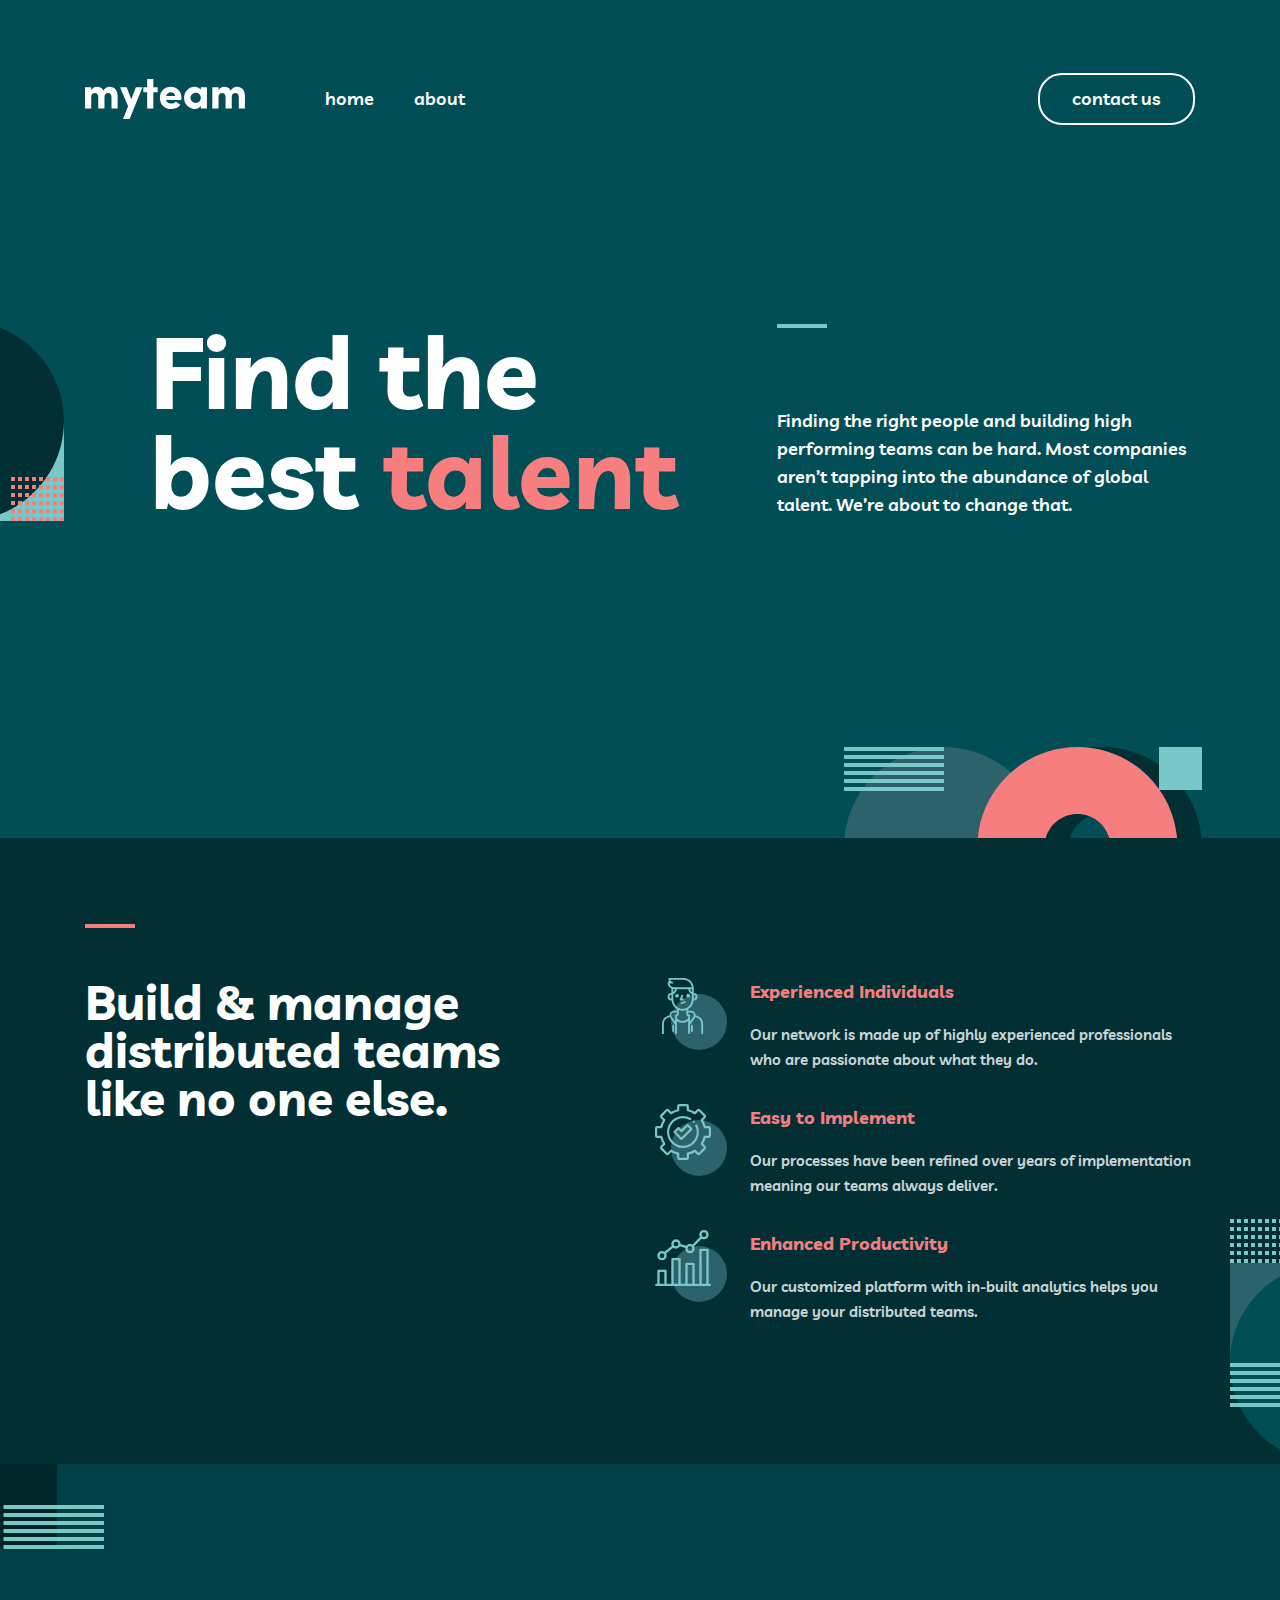
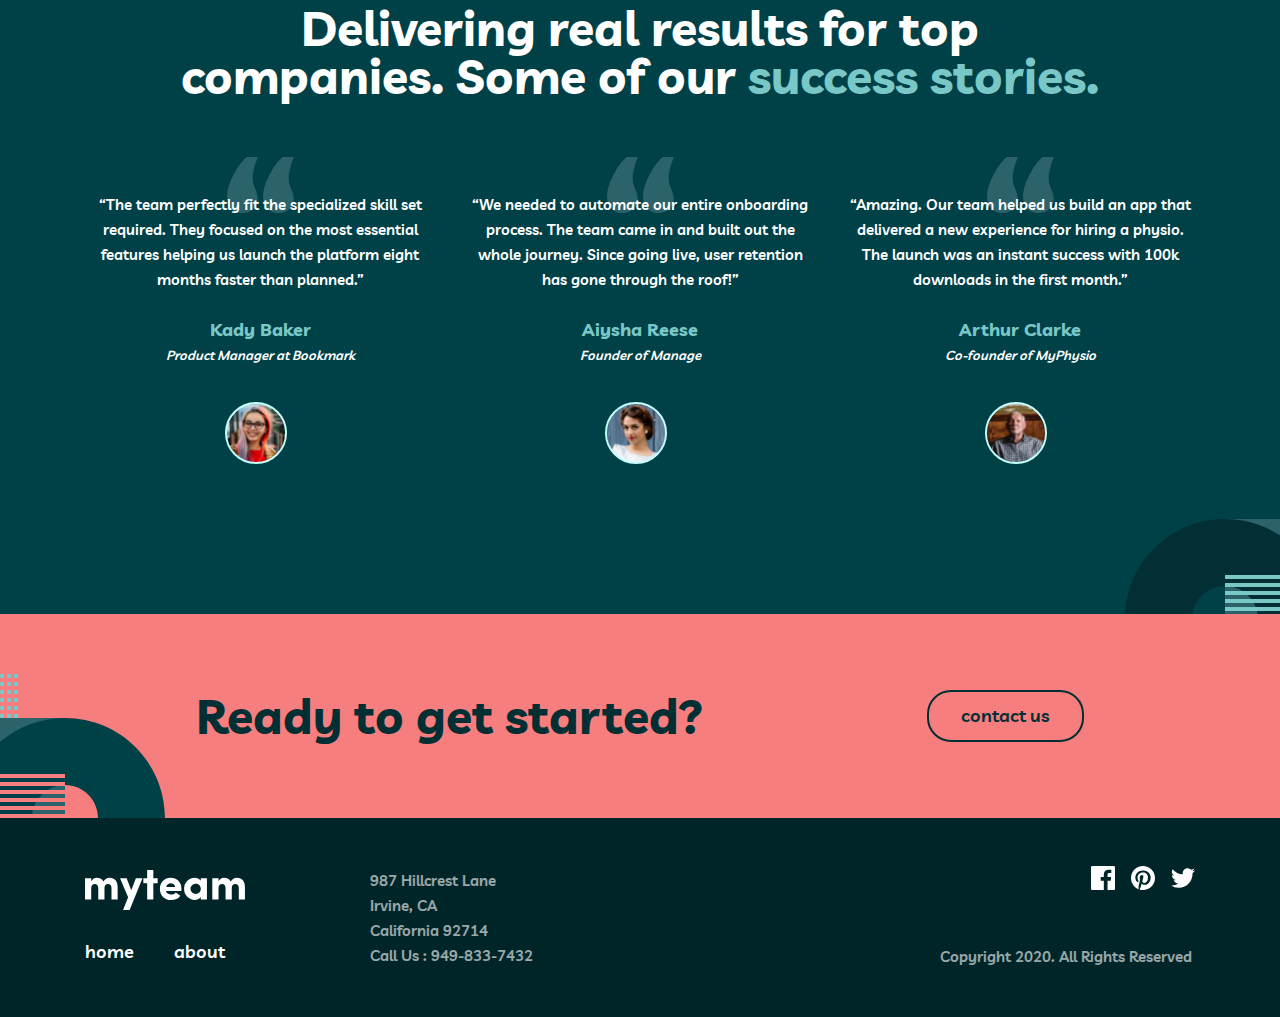
<file: index.html>
<!DOCTYPE html>
<html lang="en">
<head>
  <meta charset="UTF-8">
  <meta http-equiv="X-UA-Compatible" content="IE=edge">
  <title>Template Project</title>
  
  <!-- <link rel="stylesheet" href="./css/main.css"> -->
  <link rel="stylesheet" href="./css/main.min.css">
  <!-- <link rel="icon" href="./image/bk-icon.svg"> -->
</head>
<body>

  
  <main>
   

  <header class="site-header">
    <div class="container">
      <div class="site-header__inner">
        <a class="logo" href="./index.html">
          <img src="./images/myteam.svg" width="160" height="40" alt="Myteam's logo">
        </a>
        <nav class="site-header__nav">
          <ul class="site-header__list">
            <li class="site-header__item">
              <a class="site-header__link" href="./index.html">
                home
              </a>
            </li>
            <li class="site-header__item">
              <a class="site-header__link" href="./about.html">
                about
              </a>
            </li>
          </ul>
        </nav>
        <a class="site-header__btn" href="./contact.html">contact us</a>
      </div>
    </div>
  </header>
  <main>
    <section class="hero">
      <div class="container">
        <div class="hero-wrap">
          <div class="hero-wrap__txt">
            <h1 class="hero-wrap__title">
              Find the <br> best <span class="hero-wrap__span">talent</span>
            </h1>
            <p class="hero-wrap__desc">
              Finding the right people and building high performing teams can be hard. Most companies aren’t tapping into the abundance of global talent. We’re about to change that.
            </p>
          </div>
        </div>
      </div>
    </section>  
    
    <section class="build">
      <div class="container">
        <div class="build__box">
          <div class="build__themebox">
            <h2 class="build__theme">Build & manage distributed teams like no one else.</h2>
          </div>
          <ul class="build__list">
            <li class="build__item">
              <div class="build__itembox">
                <h3 class="build__minitheme">Experienced Individuals</h3>
              <p class="build__minitext">
                Our network is made up of highly experienced professionals who are passionate about what they do.
              </p>
              </div>
              
            </li>
            <li class="build__item">
              <div class="build__itembox">
                <h3 class="build__minitheme">Easy to Implement</h3>
              <p class="build__minitext">
                Our processes have been refined over years of implementation meaning our teams always deliver.
              </p>
              </div>
            </li>
            <li class="build__item">
              <div class="build__itembox">
                <h3 class="build__minitheme">Enhanced Productivity</h3>
              <p class="build__minitext">
                Our customized platform with in-built analytics helps you manage your distributed teams.
              </p>
              </div>
            </li>
          </ul>
        </div>
      </div>
    </section>
    
 <section class="delivering">
      <div class="container">
        <div class="delivering__box">
          <div class="delivering__themebox">
            <h2 class="delivering__theme">Delivering real results for top companies. Some of our <span class="delivering__span">success stories.</span></h2>
          </div>
          
          
          <ul class="delivering__list">
            <li class="delivering__item">
              <div class="delivering__minibox">
                <p class="delivering__text">
                  “The team perfectly fit the specialized skill set required. They focused on the most essential features helping us launch the platform eight months faster than planned.”
                </p>
                <h3 class="delivering__minitheme">Kady Baker</h3>
                <p class="delivering__job">Product Manager at Bookmark</p>
              </div>
            </li>
            <li class="delivering__item">
              <div class="delivering__minibox">
                <p class="delivering__text">
                  “We needed to automate our entire onboarding process. The team came in and built out the whole journey. Since going live, user retention has gone through the roof!”
                </p>
                <h3 class="delivering__minitheme">Aiysha Reese</h3>
                <p class="delivering__job">Founder of Manage</p>
              </div>
            </li>
            <li class="delivering__item">
              <div class="delivering__minibox">
                <p class="delivering__text">
                  “Amazing. Our team helped us build an app that delivered a new experience for hiring a physio. The launch was an instant success with 100k downloads in the first month.”
                </p>
                <h3 class="delivering__minitheme">Arthur Clarke</h3>
                <p class="delivering__job">Co-founder of MyPhysio</p>
              </div>
            </li>
          </ul>
        </div>
      </div>
</section>
    
    <article class="site-article">
      <div class="container">
        <div class="site-article__box">
          <h2 class="site-article__theme">Ready to get started?</h2>
          
          <a href="./contact.html" class="site-article__link">contact us</a>
        </div>
      </div>
    </article>
  </main>
  
  <footer class="site-footer">
    <div class="container">
      <div class="site-footer__box">
        <div class="site-footer__start">
          <a href=""><img class="site-footer__logo" src="./images/myteam.svg" width="160" height="40" alt="myteam logo"></a>
          
          <ul class="site-footer__headerlist">
            <li class="site-footer__headeritem">
              <a href="./index.html" class="site-footer__headeritemlink">home</a>
            </li>
            <li class="site-footer__headeritem">
              <a href="./about.html" class="site-footer__headeritemlink">about</a>
            </li>
          </ul>
        </div>
          <address class="site-footer__address">
            <p class="site-footer__addresstext">987  Hillcrest Lane</p>
            <p class="site-footer__addresstext">Irvine, CA</p>
            <p class="site-footer__addresstext">California 92714</p>
            <a class="site-footer__addresstext" href="tel:949-833-7432">Call Us : 949-833-7432</a>
          </address>
          
          <div class="site-footer__finish footer-socials">
            <ul class="footer-socials__list">
              <li class="footer-socials__item">
                <a href="#" class="footer-socials__link"><svg width="24" height="24" fill="CurrentColor" xmlns="http://www.w3.org/2000/svg"><path d="M22.675 0H1.325C.593 0 0 .593 0 1.325v21.351C0 23.407.593 24 1.325 24H12.82v-9.294H9.692v-3.622h3.128V8.413c0-3.1 1.893-4.788 4.659-4.788 1.325 0 2.463.099 2.795.143v3.24l-1.918.001c-1.504 0-1.795.715-1.795 1.763v2.313h3.587l-.467 3.622h-3.12V24h6.116c.73 0 1.323-.593 1.323-1.325V1.325C24 .593 23.407 0 22.675 0Z" fill="CurrentColor"/></svg></a>
              </li>
              <li class="footer-socials__item">
                <a href="#" class="footer-socials__link"><svg width="24" height="24" fill="CurrentColor" xmlns="http://www.w3.org/2000/svg"><path d="M12 0C5.373 0 0 5.372 0 12c0 5.084 3.163 9.426 7.627 11.174-.105-.949-.2-2.405.042-3.441.218-.937 1.407-5.965 1.407-5.965s-.359-.719-.359-1.782c0-1.668.967-2.914 2.171-2.914 1.023 0 1.518.769 1.518 1.69 0 1.029-.655 2.568-.994 3.995-.283 1.194.599 2.169 1.777 2.169 2.133 0 3.772-2.249 3.772-5.495 0-2.873-2.064-4.882-5.012-4.882-3.414 0-5.418 2.561-5.418 5.207 0 1.031.397 2.138.893 2.738a.36.36 0 0 1 .083.345l-.333 1.36c-.053.22-.174.267-.402.161-1.499-.698-2.436-2.889-2.436-4.649 0-3.785 2.75-7.262 7.929-7.262 4.163 0 7.398 2.967 7.398 6.931 0 4.136-2.607 7.464-6.227 7.464-1.216 0-2.359-.631-2.75-1.378l-.748 2.853c-.271 1.043-1.002 2.35-1.492 3.146C9.57 23.812 10.763 24 12 24c6.627 0 12-5.373 12-12 0-6.628-5.373-12-12-12Z" fill="CurrentColor"/></svg></a>
              </li>
              <li class="footer-socials__item">
                <a href="#" class="footer-socials__link"><svg width="24" height="20" fill="CurrentColor" xmlns="http://www.w3.org/2000/svg"><path d="M24 2.557a9.83 9.83 0 0 1-2.828.775A4.932 4.932 0 0 0 23.337.608a9.864 9.864 0 0 1-3.127 1.195A4.916 4.916 0 0 0 16.616.248c-3.179 0-5.515 2.966-4.797 6.045A13.978 13.978 0 0 1 1.671 1.149a4.93 4.93 0 0 0 1.523 6.574 4.903 4.903 0 0 1-2.229-.616c-.054 2.281 1.581 4.415 3.949 4.89a4.935 4.935 0 0 1-2.224.084 4.928 4.928 0 0 0 4.6 3.419A9.9 9.9 0 0 1 0 17.54a13.94 13.94 0 0 0 7.548 2.212c9.142 0 14.307-7.721 13.995-14.646A10.025 10.025 0 0 0 24 2.557Z" fill="CurrentColor"/></svg></a>
              </li>
            </ul>
            
            <p class="footer-socials__text">Copyright 2020. All Rights Reserved</p>
          </div>
        
      </div>
    </div>
  </footer>
  
</body>
</html>
</file>
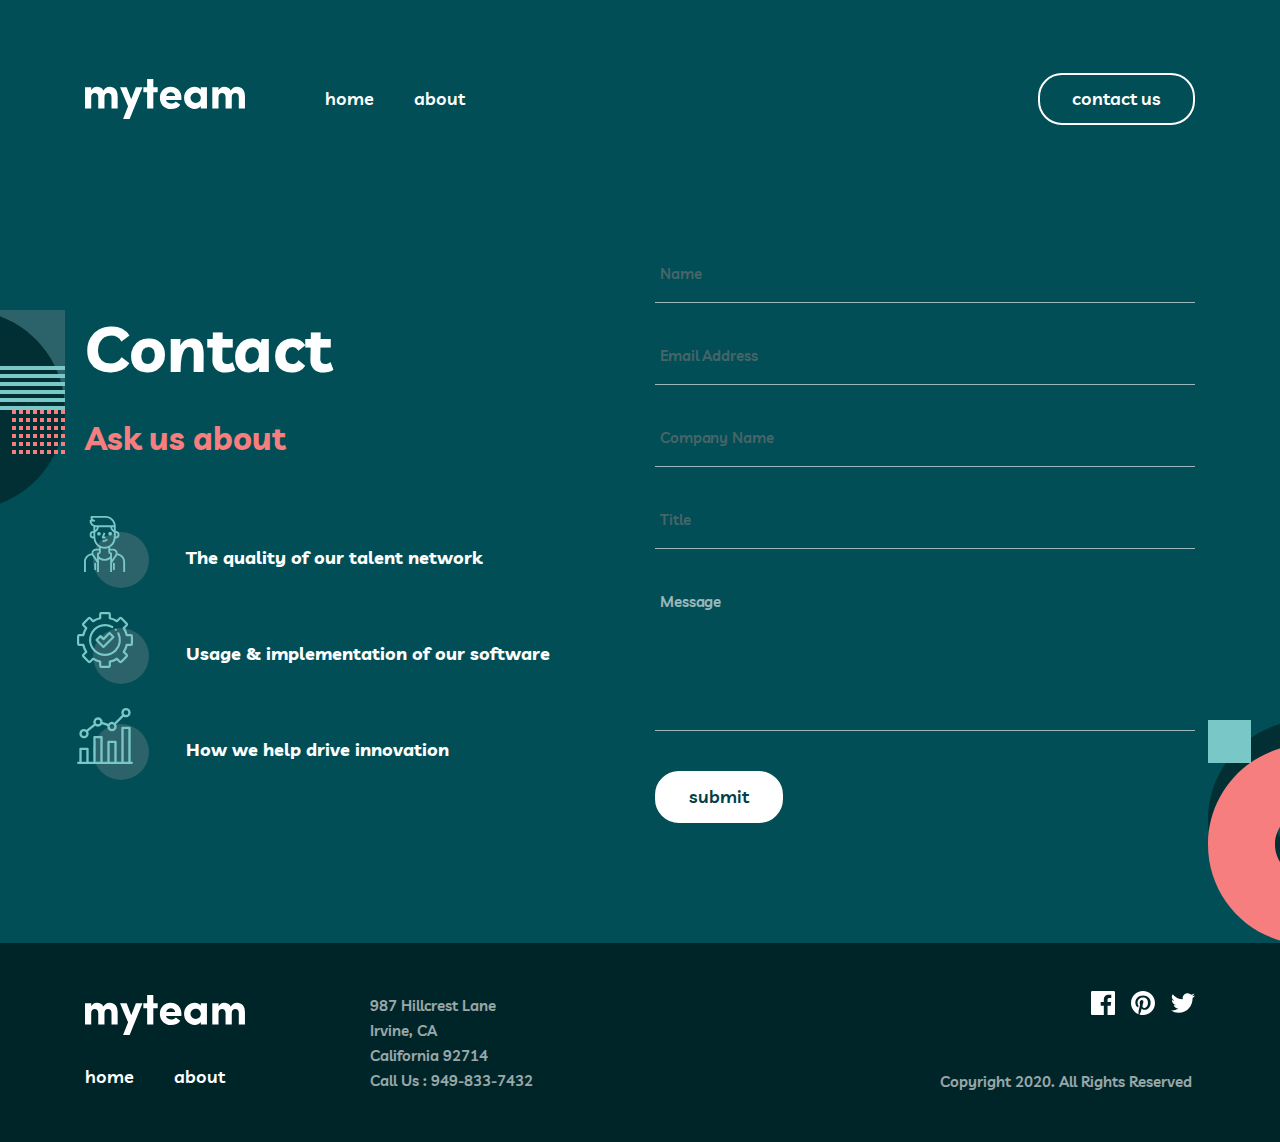
<file: contact.html>
<!DOCTYPE html>
<html lang="en">
<head>
  <meta charset="UTF-8">
  <meta http-equiv="X-UA-Compatible" content="IE=edge">
  <meta name="viewport" content="width=device-width, initial-scale=1.0">
  <title>Contact</title>
  
  <!-- <link rel="stylesheet" href="./css/main.css"> -->
  <link rel="stylesheet" href="./css/main.min.css">
</head>
<body>
  <header class="site-header">
    <div class="container">
      <div class="site-header__inner">
        <a class="logo" href="./index.html">
          <img src="./images/myteam.svg" width="160" height="40" alt="Myteam's logo">
        </a>
        <nav class="site-header__nav">
          <ul class="site-header__list">
            <li class="site-header__item">
              <a class="site-header__link" href="./index.html">
                home
              </a>
            </li>
            <li class="site-header__item">
              <a class="site-header__link" href="./about.html">
                about
              </a>
            </li>
          </ul>
        </nav>
        <a class="site-header__btn" href="./contact.html">contact us</a>
      </div>
    </div>
  </header>
  <main>
    <section class="intro">
      <div class="container">
        <div class="contact">
          <div class="contact__left">
            <h2 class="contact__title">Contact</h2>
            <p class="contact__desc">
              Ask us about
            </p>
            <ul class="contact__list">
              <li class="contact__item">
                <p class="contact__item-desc">
                  The quality of our talent network
                </p>
              </li>
              <li class="contact__item">
                <p class="contact__item-desc">
                  Usage & implementation of our software
                </p>
              </li>
              <li class="contact__item">
                <p class="contact__item-desc">
                  How we help drive innovation
                </p>
              </li>
            </ul>
          </div>
          <div class="contact__right">
            <form action="http://echo.htmlacademy.ru/courses" method="post" autocomplete="off">
              <input class="contact__input" type="text" name="user_name" aria-label="Enter your name" placeholder="Name" minlength="2" required>
              <span class="contact__invalid">This field is required</span>
              
              <input class="contact__input" type="text" name="user_email" aria-label="Enter your email" placeholder="Email Address" required>
              <span class="contact__invalid">This field is required</span>
              
              <input class="contact__input" type="text" name="user__company" aria-label="Enter your company" placeholder="Company Name" minlength="2" required>
              <span class="contact__invalid">This 
                field is required
              </span>
              
              <input class="contact__input" type="text" name="user_title" aria-label="Enter your title" placeholder="Title" minlength="2">
              <span class="contact__invalid">This 
                field is required
              </span>

              <textarea class="contact__input" name="user_text" aria-label="Enter your feedback" placeholder="Enter your feedback" cols="5" rows="5">Message</textarea>
              <button class="contact__submit" type="submit">submit</button>
            </form>
          </div>
        </div>
      </div>
    </section>
  </main>
  <footer class="site-footer">
    <div class="container">
      <div class="site-footer__box">
        <div class="site-footer__start">
          <a href=""><img class="site-footer__logo" src="./images/myteam.svg" width="160" height="40" alt="myteam logo"></a>
          
          <ul class="site-footer__headerlist">
            <li class="site-footer__headeritem">
              <a href="./index.html" class="site-footer__headeritemlink">home</a>
            </li>
            <li class="site-footer__headeritem">
              <a href="./about.html" class="site-footer__headeritemlink">about</a>
            </li>
          </ul>
        </div>
          <address class="site-footer__address">
            <p class="site-footer__addresstext">987  Hillcrest Lane</p>
            <p class="site-footer__addresstext">Irvine, CA</p>
            <p class="site-footer__addresstext">California 92714</p>
            <a class="site-footer__addresstext" href="tel:949-833-7432">Call Us : 949-833-7432</a>
          </address>
          
          <div class="site-footer__finish footer-socials">
            <ul class="footer-socials__list">
              <li class="footer-socials__item">
                <a href="#" class="footer-socials__link"><svg width="24" height="24" fill="CurrentColor" xmlns="http://www.w3.org/2000/svg"><path d="M22.675 0H1.325C.593 0 0 .593 0 1.325v21.351C0 23.407.593 24 1.325 24H12.82v-9.294H9.692v-3.622h3.128V8.413c0-3.1 1.893-4.788 4.659-4.788 1.325 0 2.463.099 2.795.143v3.24l-1.918.001c-1.504 0-1.795.715-1.795 1.763v2.313h3.587l-.467 3.622h-3.12V24h6.116c.73 0 1.323-.593 1.323-1.325V1.325C24 .593 23.407 0 22.675 0Z" fill="CurrentColor"/></svg></a>
              </li>
              <li class="footer-socials__item">
                <a href="#" class="footer-socials__link"><svg width="24" height="24" fill="CurrentColor" xmlns="http://www.w3.org/2000/svg"><path d="M12 0C5.373 0 0 5.372 0 12c0 5.084 3.163 9.426 7.627 11.174-.105-.949-.2-2.405.042-3.441.218-.937 1.407-5.965 1.407-5.965s-.359-.719-.359-1.782c0-1.668.967-2.914 2.171-2.914 1.023 0 1.518.769 1.518 1.69 0 1.029-.655 2.568-.994 3.995-.283 1.194.599 2.169 1.777 2.169 2.133 0 3.772-2.249 3.772-5.495 0-2.873-2.064-4.882-5.012-4.882-3.414 0-5.418 2.561-5.418 5.207 0 1.031.397 2.138.893 2.738a.36.36 0 0 1 .083.345l-.333 1.36c-.053.22-.174.267-.402.161-1.499-.698-2.436-2.889-2.436-4.649 0-3.785 2.75-7.262 7.929-7.262 4.163 0 7.398 2.967 7.398 6.931 0 4.136-2.607 7.464-6.227 7.464-1.216 0-2.359-.631-2.75-1.378l-.748 2.853c-.271 1.043-1.002 2.35-1.492 3.146C9.57 23.812 10.763 24 12 24c6.627 0 12-5.373 12-12 0-6.628-5.373-12-12-12Z" fill="CurrentColor"/></svg></a>
              </li>
              <li class="footer-socials__item">
                <a href="#" class="footer-socials__link"><svg width="24" height="20" fill="CurrentColor" xmlns="http://www.w3.org/2000/svg"><path d="M24 2.557a9.83 9.83 0 0 1-2.828.775A4.932 4.932 0 0 0 23.337.608a9.864 9.864 0 0 1-3.127 1.195A4.916 4.916 0 0 0 16.616.248c-3.179 0-5.515 2.966-4.797 6.045A13.978 13.978 0 0 1 1.671 1.149a4.93 4.93 0 0 0 1.523 6.574 4.903 4.903 0 0 1-2.229-.616c-.054 2.281 1.581 4.415 3.949 4.89a4.935 4.935 0 0 1-2.224.084 4.928 4.928 0 0 0 4.6 3.419A9.9 9.9 0 0 1 0 17.54a13.94 13.94 0 0 0 7.548 2.212c9.142 0 14.307-7.721 13.995-14.646A10.025 10.025 0 0 0 24 2.557Z" fill="CurrentColor"/></svg></a>
              </li>
            </ul>
            
            <p class="footer-socials__text">Copyright 2020. All Rights Reserved</p>
          </div>
        
      </div>
    </div>
  </footer>
</body>
</html>
</file>
<file: css/main.css>
/* VARIABLES */

:root{
  --color-midnight-green : #014e56;
  --text-color-white: #fff;
  --color-light-coral: #f67e7e;
  --color-rapture-blue: #79c8c7;
  --color-police-blue: #2c6269;
  --color-deep-jungle-green: #004047;
  --color-sacramento-state-green: #012f34;
  --color-dark-green: #002529;
  --main-font-weight-text : 600;
  --main-font-weight-bold : 700;
}

/* livvic-600 - latin */
@font-face {
  font-family: "Livvic";
  font-style: normal;
  font-weight: 600;
  src: url("../fonts/livvic-v13-latin-600.woff2") format("woff2"), /* Chrome 26+, Opera 23+, Firefox 39+ */
  url("../fonts/livvic-v13-latin-600.woff") format("woff"); /* Chrome 6+, Firefox 3.6+, IE 9+, Safari 5.1+ */
}
/* livvic-700 - latin */
@font-face {
  font-family: "Livvic";
  font-style: normal;
  font-weight: 700;
  src: url("../fonts/livvic-v13-latin-700.woff2") format("woff2"), /* Chrome 26+, Opera 23+, Firefox 39+ */
  url("../fonts/livvic-v13-latin-700.woff") format("woff"); /* Chrome 6+, Firefox 3.6+, IE 9+, Safari 5.1+ */
}

/* GENERAL */
*{
  box-sizing: border-box;
}
html{
  height: 100%;
}

img{
  display: block;
  height: auto;
}

body{
  display: flex;
  flex-direction: column; 
  height: 100%; 
  margin: 0;
  padding: 0;
  font-family: "Livvic", "Arial", sans-serif;
  overflow-x: hidden;
}


.visually-hidden {
  position: absolute;
  width: 1px;
  height: 1px;
  margin: -1px;
  padding: 0;
  border: 0;
  white-space: nowrap;
  clip-path: inset(100%);
  clip: rect(0 0 0 0);
  overflow: hidden;
}

/* CONTAINER */

.container{
  max-width: 1150px;
  margin-right: auto;
  margin-left: auto;
  padding-right: 20px;
  padding-left: 20px;
}
ul{
  margin: 0;
  padding: 0;
  list-style: none;
}
a{
  display: inline-block;
  text-decoration: none;
}
/* STICKY-FOOTER */
.site-main{
  flex-grow: 1;
}

.site-header{
  padding-top: 73px;
  background-color: var(--color-midnight-green); 
  
}

.site-header__inner{
  display: flex;
  align-items: center;
}

.site-header__list{
  display: flex;
  margin-left: 80px;
}

.site-header__item{
  margin-right: 40px;
}


.site-header__link{
  font-weight: 600;
  font-size: 18px;
  line-height: 28px;
  color: #FFFFFF;
  transition: all 0.4s ease;
  
}

.site-header__link:hover{
  color: var(--color-light-coral);
}

.site-header__btn{
  margin-left: auto;
  padding: 10px 32px;
  font-weight: 600;
  font-size: 18px;
  line-height: 28px;
  color: #fff;
  border: 2px solid #fff;
  border-radius: 24px;
  transition: all 0.4s ease;
}

.site-header__btn:hover{
  background-color: #fff;
  color:var(--color-dark-green)''
}  

.hero{
  padding-top: 129px;
  padding-bottom: 250px;
  background-color: var(--color-midnight-green);  
  overflow-y: hidden; 
}

.hero-wrap__txt{
  display: flex;
  align-items: center;
}

.hero-wrap__title{
  position: relative;
  width: 635px;
  margin-right: 30px;
  margin-left: 65px;   
  font-weight: 700;
  font-size: 100px;
  line-height: 100px;
  color: #fff;
}

.hero-wrap__title::before{
  position: absolute;
  left: -286px;
  display: inline-block;
  width: 200px;
  height: 200px;
  background-image: url("../images/hero-left.svg");
  content: " ";
}

.hero-wrap__span{
  color: var(--color-light-coral);
}

.hero-wrap__desc{
  position: relative;
  width: 445px;
  font-weight: 600;
  font-size: 18px;
  line-height: 28px;
  color: #fff;
  text-align: left;
}

.hero-wrap__desc::before{
  display: block;
  width: 50px;
  margin-bottom: 79px;
  border-top: 4px solid var(--color-rapture-blue);
  content: "";
}

.hero-wrap__desc::after{
  position: absolute;
  bottom: -428px;
  right: -7px;
  width: 358px;
  height: 200px;
  background-image: url("../images/hero-bottom.svg");
  content: "";
}

.about{
  padding-top: 129px;
  padding-bottom: 77px;
  background-color: var(--color-midnight-green);  
  /* overflow-y: hidden;  */
}

.about__wrap{
  display: flex;
  justify-content: space-between;
}

.about__txt{
  display: flex;
  align-items: center;
  width: 350px;
}

.about__title{
  position: relative;
  margin-right: 30px; 
  font-weight: 700;
  font-size: 100px;
  line-height: 100px;
  color: #fff;
}

.about__desc-box{
  width: 730px;
}

.about__desc{
  position: relative;
  font-weight: 600;
  font-size: 18px;
  line-height: 28px;
  color: #fff;
  text-align: left;
}

.about__desc::before{
  display: block;
  width: 50px;
  margin-bottom: 79px;
  border-top: 4px solid var(--color-rapture-blue);
  content: "";
}

.about__desc::after{
  position: absolute;
  bottom: -114px;
  right: -219px;
  width: 200px;
  height: 200px;
  background-image: url("../images/about-hero.svg");
  background-repeat: no-repeat;
  content: "";
}

.directors{
  padding: 140px 0;
  background-color: var(--color-deep-jungle-green);
  /* overflow-y: hidden; */
}

.directors__title{
  position: relative;
  margin-bottom: 64px;
  font-weight: 700;
  font-size: 48px;
  line-height: 48px;
  text-align: center;
  color: #fff;
}

.directors__title::before{
  position: absolute;
  top: -181px;
  left: -221px;
  width: 200px;
  height: 200px;
  background-image: url("../images/ready-to-start-bg-right.svg");
  background-repeat: no-repeat;
  content: "";
}

.directors__list{
  position: relative;
  display: flex;
  flex-wrap: wrap;
  width: 1110px;
}



.directors__list::after{
  position: absolute;
  right: -120px;
  bottom: -139px;
  width: 147px;
  height: 100px;
  background-image: url("../images/deliver-top-corner-img.svg");
  background-repeat: no-repeat;
  content: "";
  
}

.directors__item{
  position: relative;
  width: 350px;
  height: auto;
  margin-right: 30px;
  margin-bottom: 80px;
  padding: 32px 24px 56px;
  perspective: 1000px;
  background-color: var(--color-sacramento-state-green);
}


.directors__item:nth-child(3){
  margin-right: 0;
}

.directors__item:last-child{
  margin-right: 0;
}

.directors__span{
  position: absolute;
  bottom: -25px;
  left: 143px;
  width: 56px;
  height: 56px;
  border-radius:50%;
  background-color: var(--color-light-coral);
  transition: transform 0.8s;
}

.directors__shape{
  position: absolute;
  top: 35%;
  left: 36%;
  transition: transform 0.8s;
  
}

.directors__card {
  width: 300px;
  height: 200px;
  perspective: 1000px; 
  background-color: var(--color-sacramento-state-green);
  
}

.directors__inner {
  position: relative;
  width: 100%;
  height: 100%;
  text-align: center;
  transition: transform 0.8s;
  transform-style: preserve-3d;
  /* box-shadow: 0 4px 8px 0 #00000033; */
}

.directors__item:hover .directors__inner {
  transform: rotateY(180deg);
}

.directors__item:hover .directors__shape {
  transform: rotate(45deg);
  transition: transform 0.8s;
}

.directors__item:hover .directors__span {
  background-color: var(--color-rapture-blue);
  transition: transform 0.8s ease;
}



.directors__item:hover.directors__item::after{
  transform: rotate(45deg);
  transition: all 0.4s ease ;
}

.directors__front, .directors__back{
  position: absolute;
  width: 100%;
  height: 100%;
  backface-visibility: hidden;
  overflow-x: hidden;
  overflow-y: auto;
  /* border: 1px solid #fffafa; */
}

.directors__front::-webkit-scrollbar, .directors__back::-webkit-scrollbar{
  width: 5px;
  /* height: 5px; */
  background-color: var(--color-rapture-blue);
  border-radius: 5px;
  
}

.directors__back {
  transform: rotateY(180deg);
  
}

.directors__img{
  position: absolute;
  left: 36%;
}

.directors__name{
  margin-bottom: 0;
  padding-top: 89px;
  font-weight: 700;
  font-size: 18px;
  line-height: 28px;
  text-align: center;
  color: var(--color-rapture-blue);
  
}

.name{
  margin-top: 0;
  padding-top: 0;
}

.directors__small{
  display: block;
  font-size: 15px;
  line-height: 25px;
  text-align: center;
  color: #fff;
  
}

.directors__svg{
  margin-right: 16px;
  cursor: pointer;
}

.directors__icon:hover .directors__svg path{
  fill:
  var(--color-light-coral);
  transition: all 0.4s ease;
  cursor: pointer;
}
.our-clients{
  padding: 140px 0px;
  background-color: var(--color-sacramento-state-green);
  background-image: url(../images/clients-bg.svg);
  background-repeat: no-repeat;
  background-position: calc(50% - 580px) calc(50% - 120px);
}
.our-clients__theme{
  margin: 0;
  margin-bottom: 64px;
  font-weight: 700;
  font-size: 48px;
  line-height: 48px;
  text-align: center;
  color: var(--text-color-white);
}

.our-clients__list{
  display: flex;
  justify-content: space-between;
  align-items: center;
}
.build{
  padding-top: 140px;
  padding-bottom: 140px;
  background-color: var(--color-sacramento-state-green);
  background-image: url(../images/build.svg);
  background-position: calc(50% + 690px) calc(50% + 190px);
  background-repeat: no-repeat;
  
}
.build__box{
  display: flex;
  justify-content: space-between;
}
.build__themebox{
  position: relative;
  width: 445px;
}
.build__themebox::before{
  position: absolute;
  top: -54px;
  content: "";
  display: block;
  width: 50px;
  height: 4px;
  background-color: var(--color-light-coral);
}
.build__theme{
  margin: 0;
  font-weight: 700;
  font-size: 48px;
  line-height: 48px;
  color: var(--text-color-white);
}
.build__item{
  display: flex;
  margin-bottom: 32px;
  /* align-items: center; */
  /* width: 445px; */
}
.build__item:last-child{
  margin-bottom: 0;
}
.build__itembox{
  width: 445px;
}
.build__item::before{
  content: "";
  display: block;
  margin-right: 23px;
  background-image: url(../images/experiences-img.svg);
  /* background-position: calc(50% - 30px) calc(50%); */
  background-repeat: no-repeat;
  width: 72px;
  height: 72px;
}
.build__item:nth-child(2)::before{
  background-image: url(../images/easy-img.svg);
}
.build__item:nth-child(3)::before{
  background-image: url(../images/enhanced-img.svg);
}
.build__minitheme{
  margin: 0;
  margin-bottom: 16px;
  font-weight: 700;
  font-size: 18px;
  line-height: 28px;
  color: var(--color-light-coral);
}
.build__minitext{
  margin: 0;
  font-weight: 600;
  font-size: 15px;
  line-height: 25px;
  color: var(--text-color-white);
  opacity: 0.8;
  
}
.delivering{
  padding-top: 140px;
  padding-bottom: 250px;
  background-color: var(--color-deep-jungle-green);
  background-image: url(../images/deliver-top-corner-img.svg), url(../images/delivering-bottom.svg);
  background-position: calc(50% - 610px) calc(50% - 340px), calc(50% + 585px) calc(50% + 380px);
  background-repeat: no-repeat;
}
.delivering__themebox{
  width: 932px;
  margin-right: auto;
  margin-left: auto;
}
.delivering__theme{
  margin: 0;
  margin-bottom: 56px;
  font-weight: 700;
  font-size: 48px;
  line-height: 48px;
  text-align: center;
  color: var(--text-color-white);
}
.delivering__span{
  color: var(--color-rapture-blue);
}
.delivering__list{
  display: flex;
  justify-content: space-between;
  align-items: center;
}
.delivering__item{
  position: relative;
  padding-top: 36px;
  background-image: url(../images/delivere-quote-img.svg);
  background-repeat: no-repeat;
  background-position: calc(50%) calc(50% - 75px);
}
.delivering__item::after{
  position: absolute;
  left: 40%;
  bottom: -100px;
  content: "";
  display: block;
  background-image: url(../images/kady-baker-img.svg);
  background-repeat: no-repeat;
  background-size: contain;
  width: 62px;
  height: 62px;
}
.delivering__item:nth-child(2)::after{
  background-image: url(../images/aiysha-reese-img.svg);
}
.delivering__item:nth-child(3)::after{
  background-image: url(../images/arthur-clarke.svg);
}
.delivering__minibox{
  width: 350px;
}
.delivering__text{
  margin: 0;
  margin-bottom: 24px;
  font-weight: 600;
  font-size: 15px;
  line-height: 25px;
  text-align: center;
  color: var(--text-color-white);
}
.delivering__minitheme{
  margin: 0;
  margin-bottom: 2px;
  font-weight: var(--main-font-weight-bold);
  font-size: 18px;
  line-height: 28px;
  text-align: center;
  color: var(--color-rapture-blue);
}
.delivering__job{
  margin: 0;
  font-weight: var(--main-font-weight-text);
  font-size: 13px;
  line-height: 18px;
  text-align: center;
  font-style: italic;
  color: var(--text-color-white);
}
.site-article{
  padding: 76px 0px;
  background-color: var(--color-light-coral);
  background-image: url(../images/ready-to-started-bg.svg);
  background-repeat: no-repeat;
  background-position: calc(50% - 575px) calc(50% + 80px);
}
.site-article__box{
  display: flex;
  justify-content: space-around;
  align-items: center;
}
.site-article__theme{
  margin: 0;
  font-weight: 700;
  font-size: 48px;
  line-height: 48px;
  color: var(--color-sacramento-state-green);
}
.site-article__link{
  padding: 10px 32px;
  font-weight: 600;
  font-size: 18px;
  line-height: 28px;
  color: var(--color-sacramento-state-green);
  border: 2px solid #012F34;
  border-radius: 24px;
}
.site-article__link:hover{
  border: 2px solid transparent;
  color: var(--text-color-white);
  background-color: var(--color-sacramento-state-green);
}
.site-article__link:active{
  opacity: 0.5;
  background-color: transparent;
  border: 2px solid #012F34;
}

.intro{
  padding: 120px 0;
  background-color: var(--color-midnight-green)
}

.contact{
  display: flex;
  justify-content: space-between;
  
}

.contact__left{
  position: relative;
  width: 540px;
}

.contact__left::before{
  position: absolute;
  top: 65px;
  left:-220px;
  width: 200px;
  height: 200px;
  background-image: url("../images/delivering-bottom.svg");
  background-repeat: no-repeat;
  content: "";
}

.contact__title{
  margin-bottom: 16px;
  font-weight: 700;
  font-size: 64px;
  line-height: 100px;
  color: #fff;
}

.contact__desc{
  margin-top: 0;
  font-weight: 700;
  font-size: 32px;
  line-height: 48px;
  color: var(--color-light-coral);
}

.contact__list{
  display: flex;
  flex-direction: column;
  padding-left: 101px;
}

.contact__item{
  position: relative;
  margin-top: 32px;
}

.contact__item::before{
  position: absolute;
  top:-10px;
  left:-109px;
  display: block;
  width: 72px;
  height: 72px;
  background-image: url("../images/experiences-img.svg");
  background-repeat: no-repeat;
  content: "";
  
}

.contact__item:nth-child(2):before{
  background-image: url("../images/easy-img.svg");
}


.contact__item:nth-child(3):before{
  background-image: url("../images/enhanced-img.svg");
}

.contact__item-desc{
  font-weight: 700;
  font-size: 18px;
  line-height: 28px;
  color: #fff;
}

.contact__right{
  position: relative;
  display: flex;
  flex-direction: column;
}

.contact__right::after{
  position: absolute;
  right: -213px;
  bottom: -122px;
  width: 200px;
  height: 225px;
  background-image: url("../images/contact-bottom-right-img.svg");
  background-repeat: no-repeat;
  content: "";
}

.contact__input{
  display: block;
  width: 540px;
  margin-bottom: 8px;
  padding: 16px 5px;
  font-weight: 600;
  font-size: 15px;
  line-height: 25px;
  letter-spacing: -0.115385px;
  color: #fff;
  background-color: transparent;
  mix-blend-mode: normal;
  opacity: 0.6;
  border: none;
  border-bottom: 1px solid #fff;
  resize: none;
}

.contact__invalid{
  display: block;
  margin-bottom: 4px;
  font-size: 10px;
  font-style: italic;
  line-height: 12px;
  color: var(--color-light-coral);
  opacity: 0;
}

input:not(:placeholder-shown):not(:focus):invalid{
  border-bottom: 1px solid var(--color-light-coral);
}

input:not(:placeholder-shown):not(:focus):invalid + .contact__invalid{
  display: block;
  margin-bottom: 4px;
  font-size: 10px;
  font-style: italic;
  line-height: 12px;
  color: var(--color-light-coral);
  opacity: 1;
} 

.contact__submit{
  margin-top: 32px;
  padding: 10px 32px;
  font-weight: 600;
  font-size: 18px;
  line-height: 28px; 
  color: var(--color-deep-jungle-green);
  background: #fff;
  border: 2px solid #fff;
  border-radius: 24px;
  
}

.site-footer{
  padding: 48px 0px;
  background-color: var(--color-dark-green);
}
.site-footer__box{
  display: flex;
  justify-content: space-between;
  align-items: center;
}
.site-footer__logo{
  margin-bottom: 25px;
}
.site-footer__headerlist{
  display: flex;
  justify-content: space-between;
  width: 140px;
  align-items: center;
}
.site-footer__headeritemlink{
  font-weight: 600;
  font-size: 18px;
  line-height: 28px;
  color: var(--text-color-white);
}
.site-footer__headeritemlink:hover{
  color: var(--color-light-coral);
}

.site-footer__address{
  width: 445px;
  font-style: normal;
}
.site-footer__addresstext{
  margin: 0;
  font-weight: var(--main-font-weight-text);
  font-size: 15px;
  line-height: 25px;
  color: var(--text-color-white);
  opacity: 0.6;
}
.footer-socials{
  width: 255px;
}
.footer-socials__list{
  display: flex;
  width: 104px;
  margin-left: auto;
  margin-bottom: 51px;
  align-items: center;
}
.footer-socials__item{
  margin-right: 16px;
}
.footer-socials__item:last-child{
  margin-right: 0;
}
.footer-socials__item> a > svg{
  color: var(--text-color-white);
}

.footer-socials__text{
  margin: 0;
  font-weight: var(--main-font-weight-text);
  font-size: 15px;
  line-height: 25px;
  color: var(--text-color-white);
  opacity: 0.6;
}
.footer-socials__link > svg:hover{
  color: var(--color-light-coral);
}
</file>
<file: css/main.min.css>
/*! normalize.css v8.0.1 | MIT License | github.com/necolas/normalize.css */button,hr,input{overflow:visible}progress,sub,sup{vertical-align:baseline}[type=checkbox],[type=radio],legend{box-sizing:border-box;padding:0}html{line-height:1.15;-webkit-text-size-adjust:100%}body{margin:0}details,main{display:block}h1{font-size:2em;margin:.67em 0}hr{box-sizing:content-box;height:0}code,kbd,pre,samp{font-family:monospace,monospace;font-size:1em}a{background-color:transparent}abbr[title]{border-bottom:none;text-decoration:underline;text-decoration:underline dotted}b,strong{font-weight:bolder}small{font-size:80%}sub,sup{font-size:75%;line-height:0;position:relative}sub{bottom:-.25em}sup{top:-.5em}img{border-style:none}button,input,optgroup,select,textarea{font-family:inherit;font-size:100%;line-height:1.15;margin:0}button,select{text-transform:none}[type=button],[type=reset],[type=submit],button{-webkit-appearance:button}[type=button]::-moz-focus-inner,[type=reset]::-moz-focus-inner,[type=submit]::-moz-focus-inner,button::-moz-focus-inner{border-style:none;padding:0}[type=button]:-moz-focusring,[type=reset]:-moz-focusring,[type=submit]:-moz-focusring,button:-moz-focusring{outline:ButtonText dotted 1px}fieldset{padding:.35em .75em .625em}legend{color:inherit;display:table;max-width:100%;white-space:normal}textarea{overflow:auto}[type=number]::-webkit-inner-spin-button,[type=number]::-webkit-outer-spin-button{height:auto}[type=search]{-webkit-appearance:textfield;outline-offset:-2px}[type=search]::-webkit-search-decoration{-webkit-appearance:none}::-webkit-file-upload-button{-webkit-appearance:button;font:inherit}summary{display:list-item}[hidden],template{display:none}.contact__list,body{flex-direction:column}body,html{height:100%}body,ul{margin:0;padding:0}.site-header__btn,.site-header__link{font-weight:600;font-size:18px;line-height:28px;transition:.4s}:root{--color-midnight-green:#014e56;--text-color-white:#fff;--color-light-coral:#f67e7e;--color-rapture-blue:#79c8c7;--color-police-blue:#2c6269;--color-deep-jungle-green:#004047;--color-sacramento-state-green:#012f34;--color-dark-green:#002529;--main-font-weight-text:600;--main-font-weight-bold:700}@font-face{font-family:Livvic;font-style:normal;font-weight:600;src:url("../fonts/livvic-v13-latin-600.woff2") format("woff2"),url("../fonts/livvic-v13-latin-600.woff") format("woff")}@font-face{font-family:Livvic;font-style:normal;font-weight:700;src:url("../fonts/livvic-v13-latin-700.woff2") format("woff2"),url("../fonts/livvic-v13-latin-700.woff") format("woff")}*{box-sizing:border-box}img{display:block;height:auto}body{display:flex;font-family:Livvic,Arial,sans-serif;overflow-x:hidden}.visually-hidden{position:absolute;width:1px;height:1px;margin:-1px;padding:0;border:0;white-space:nowrap;clip-path:inset(100%);clip:rect(0 0 0 0);overflow:hidden}.container{max-width:1150px;margin-right:auto;margin-left:auto;padding-right:20px;padding-left:20px}ul{list-style:none}a{display:inline-block;text-decoration:none}.site-main{flex-grow:1}.site-header{padding-top:73px;background-color:var(--color-midnight-green)}.hero-wrap__txt,.site-header__inner{display:flex;align-items:center}.site-header__list{display:flex;margin-left:80px}.site-header__item{margin-right:40px}.about__title,.directors__item,.hero-wrap__title{position:relative;margin-right:30px}.site-header__link{color:#fff}.hero-wrap__span,.site-header__link:hover{color:var(--color-light-coral)}.site-header__btn{margin-left:auto;padding:10px 32px;color:#fff;border:2px solid #fff;border-radius:24px}.about,.hero{padding-top:129px;background-color:var(--color-midnight-green)}.site-header__btn:hover{background-color:#fff;color:var(--color-dark-green) ''}.hero{padding-bottom:250px;overflow-y:hidden}.hero-wrap__title{width:635px;margin-left:65px;font-weight:700;font-size:100px;line-height:100px;color:#fff}.hero-wrap__title::before{position:absolute;left:-286px;display:inline-block;width:200px;height:200px;background-image:url("../images/hero-left.svg");content:" "}.about__desc::before,.hero-wrap__desc::before{display:block;margin-bottom:79px;border-top:4px solid var(--color-rapture-blue)}.hero-wrap__desc{position:relative;width:445px;font-weight:600;font-size:18px;line-height:28px;color:#fff;text-align:left}.hero-wrap__desc::before{width:50px;content:""}.hero-wrap__desc::after{position:absolute;bottom:-428px;right:-7px;width:358px;height:200px;background-image:url("../images/hero-bottom.svg");content:""}.about{padding-bottom:77px}.about__wrap,.build__box,.contact{display:flex;justify-content:space-between}.about__txt{display:flex;align-items:center;width:350px}.about__title{font-weight:700;font-size:100px;line-height:100px;color:#fff}.about__desc-box{width:730px}.about__desc{position:relative;font-weight:600;font-size:18px;line-height:28px;color:#fff;text-align:left}.about__desc::before{width:50px;content:""}.about__desc::after,.directors__title::before{width:200px;height:200px;position:absolute;background-repeat:no-repeat;content:""}.about__desc::after{bottom:-114px;right:-219px;background-image:url("../images/about-hero.svg")}.directors{padding:140px 0;background-color:var(--color-deep-jungle-green)}.directors__title{position:relative;margin-bottom:64px;font-weight:700;font-size:48px;line-height:48px;text-align:center;color:#fff}.directors__title::before{top:-181px;left:-221px;background-image:url("../images/ready-to-start-bg-right.svg")}.directors__list{position:relative;display:flex;flex-wrap:wrap;width:1110px}.directors__list::after{position:absolute;right:-120px;bottom:-139px;width:147px;height:100px;background-image:url("../images/deliver-top-corner-img.svg");background-repeat:no-repeat;content:""}.directors__item{width:350px;height:auto;margin-bottom:80px;padding:32px 24px 56px;perspective:1000px;background-color:var(--color-sacramento-state-green)}.directors__shape,.directors__span{position:absolute;transition:transform .8s}.directors__item:last-child,.directors__item:nth-child(3){margin-right:0}.directors__span{bottom:-25px;left:143px;width:56px;height:56px;border-radius:50%;background-color:var(--color-light-coral)}.build,.directors__card,.our-clients{background-color:var(--color-sacramento-state-green)}.directors__shape{top:35%;left:36%}.directors__card{width:300px;height:200px;perspective:1000px}.directors__inner{position:relative;width:100%;height:100%;text-align:center;transition:transform .8s;transform-style:preserve-3d}.directors__back,.directors__item:hover .directors__inner{transform:rotateY(180deg)}.directors__item:hover .directors__shape{transform:rotate(45deg);transition:transform .8s}.directors__item:hover .directors__span{background-color:var(--color-rapture-blue);transition:transform .8s}.directors__item:hover.directors__item::after{transform:rotate(45deg);transition:.4s}.directors__back,.directors__front{position:absolute;width:100%;height:100%;backface-visibility:hidden;overflow-x:hidden;overflow-y:auto}.directors__back::-webkit-scrollbar,.directors__front::-webkit-scrollbar{width:5px;background-color:var(--color-rapture-blue);border-radius:5px}.directors__img{position:absolute;left:36%}.directors__name{margin-bottom:0;padding-top:89px;font-weight:700;font-size:18px;line-height:28px;text-align:center;color:var(--color-rapture-blue)}.name{margin-top:0;padding-top:0}.directors__small{display:block;font-size:15px;line-height:25px;text-align:center;color:#fff}.build__theme,.our-clients__theme{font-size:48px;line-height:48px;color:var(--text-color-white);font-weight:700}.directors__svg{margin-right:16px;cursor:pointer}.directors__icon:hover .directors__svg path{fill:var(--color-light-coral);transition:.4s;cursor:pointer}.our-clients{padding:140px 0;background-image:url(../images/clients-bg.svg);background-repeat:no-repeat;background-position:calc(50% - 580px) calc(50% - 120px)}.build,.delivering{padding-top:140px;background-repeat:no-repeat}.our-clients__theme{margin:0 0 64px;text-align:center}.delivering__list,.our-clients__list,.site-footer__box{display:flex;justify-content:space-between;align-items:center}.build{padding-bottom:140px;background-image:url(../images/build.svg);background-position:calc(50% + 690px) calc(50% + 190px)}.build__themebox{position:relative;width:445px}.build__themebox::before{position:absolute;top:-54px;content:"";display:block;width:50px;height:4px;background-color:var(--color-light-coral)}.build__theme{margin:0}.build__item{display:flex;margin-bottom:32px}.build__item:last-child{margin-bottom:0}.build__itembox{width:445px}.build__item::before{content:"";display:block;margin-right:23px;background-image:url(../images/experiences-img.svg);background-repeat:no-repeat;width:72px;height:72px}.build__item:nth-child(2)::before{background-image:url(../images/easy-img.svg)}.build__item:nth-child(3)::before{background-image:url(../images/enhanced-img.svg)}.build__minitheme{margin:0 0 16px;font-weight:700;font-size:18px;line-height:28px;color:var(--color-light-coral)}.build__minitext{margin:0;font-weight:600;font-size:15px;line-height:25px;color:var(--text-color-white);opacity:.8}.delivering{padding-bottom:250px;background-color:var(--color-deep-jungle-green);background-image:url(../images/deliver-top-corner-img.svg),url(../images/delivering-bottom.svg);background-position:calc(50% - 610px) calc(50% - 340px),calc(50% + 585px) calc(50% + 380px)}.delivering__themebox{width:932px;margin-right:auto;margin-left:auto}.delivering__theme{margin:0 0 56px;font-weight:700;font-size:48px;line-height:48px;text-align:center;color:var(--text-color-white)}.delivering__span{color:var(--color-rapture-blue)}.delivering__item{position:relative;padding-top:36px;background-image:url(../images/delivere-quote-img.svg);background-repeat:no-repeat;background-position:calc(50%) calc(50% - 75px)}.delivering__item::after{position:absolute;left:40%;bottom:-100px;content:"";display:block;background-image:url(../images/kady-baker-img.svg);background-repeat:no-repeat;background-size:contain;width:62px;height:62px}.delivering__item:nth-child(2)::after{background-image:url(../images/aiysha-reese-img.svg)}.delivering__item:nth-child(3)::after{background-image:url(../images/arthur-clarke.svg)}.delivering__minibox{width:350px}.delivering__text{margin:0 0 24px;font-weight:600;font-size:15px;line-height:25px;text-align:center;color:var(--text-color-white)}.delivering__minitheme{margin:0 0 2px;font-weight:var(--main-font-weight-bold);font-size:18px;line-height:28px;text-align:center;color:var(--color-rapture-blue)}.delivering__job{margin:0;font-weight:var(--main-font-weight-text);font-size:13px;line-height:18px;text-align:center;font-style:italic;color:var(--text-color-white)}.site-article__link,.site-article__theme{color:var(--color-sacramento-state-green)}.site-article{padding:76px 0;background-color:var(--color-light-coral);background-image:url(../images/ready-to-started-bg.svg);background-repeat:no-repeat;background-position:calc(50% - 575px) calc(50% + 80px)}.site-article__box{display:flex;justify-content:space-around;align-items:center}.site-article__theme{margin:0;font-weight:700;font-size:48px;line-height:48px}.site-article__link{padding:10px 32px;font-weight:600;font-size:18px;line-height:28px;border:2px solid #012f34;border-radius:24px}.site-article__link:hover{border:2px solid transparent;color:var(--text-color-white);background-color:var(--color-sacramento-state-green)}.site-article__link:active{opacity:.5;background-color:transparent;border:2px solid #012f34}.intro{padding:120px 0;background-color:var(--color-midnight-green)}.contact__left{position:relative;width:540px}.contact__left::before{position:absolute;top:65px;left:-220px;width:200px;height:200px;background-image:url("../images/delivering-bottom.svg");background-repeat:no-repeat;content:""}.contact__title{margin-bottom:16px;font-weight:700;font-size:64px;line-height:100px;color:#fff}.contact__desc{margin-top:0;font-weight:700;font-size:32px;line-height:48px;color:var(--color-light-coral)}.contact__list{display:flex;padding-left:101px}.contact__item{position:relative;margin-top:32px}.contact__item::before{position:absolute;top:-10px;left:-109px;display:block;width:72px;height:72px;background-image:url("../images/experiences-img.svg");background-repeat:no-repeat;content:""}.contact__item:nth-child(2):before{background-image:url("../images/easy-img.svg")}.contact__item:nth-child(3):before{background-image:url("../images/enhanced-img.svg")}.contact__item-desc{font-weight:700;font-size:18px;line-height:28px;color:#fff}.contact__right{position:relative;display:flex;flex-direction:column}.contact__right::after{position:absolute;right:-213px;bottom:-122px;width:200px;height:225px;background-image:url("../images/contact-bottom-right-img.svg");background-repeat:no-repeat;content:""}.contact__input{display:block;width:540px;margin-bottom:8px;padding:16px 5px;font-weight:600;font-size:15px;line-height:25px;letter-spacing:-.115385px;color:#fff;background-color:transparent;mix-blend-mode:normal;opacity:.6;border:none;border-bottom:1px solid #fff;resize:none}.contact__invalid,.footer-socials__link>svg:hover,.site-footer__headeritemlink:hover{color:var(--color-light-coral)}.contact__invalid{display:block;margin-bottom:4px;font-size:10px;font-style:italic;line-height:12px;opacity:0}.contact__submit,.site-footer__headeritemlink{font-weight:600;font-size:18px;line-height:28px}input:not(:placeholder-shown):not(:focus):invalid{border-bottom:1px solid var(--color-light-coral)}input:not(:placeholder-shown):not(:focus):invalid+.contact__invalid{display:block;margin-bottom:4px;font-size:10px;font-style:italic;line-height:12px;color:var(--color-light-coral);opacity:1}.contact__submit{margin-top:32px;padding:10px 32px;color:var(--color-deep-jungle-green);background:#fff;border:2px solid #fff;border-radius:24px}.footer-socials__item>a>svg,.site-footer__headeritemlink{color:var(--text-color-white)}.site-footer{padding:48px 0;background-color:var(--color-dark-green)}.site-footer__logo{margin-bottom:25px}.site-footer__headerlist{display:flex;justify-content:space-between;width:140px;align-items:center}.site-footer__address{width:445px;font-style:normal}.footer-socials__text,.site-footer__addresstext{margin:0;font-weight:var(--main-font-weight-text);font-size:15px;line-height:25px;color:var(--text-color-white);opacity:.6}.footer-socials{width:255px}.footer-socials__list{display:flex;width:104px;margin-left:auto;margin-bottom:51px;align-items:center}.footer-socials__item{margin-right:16px}.footer-socials__item:last-child{margin-right:0}
</file>
